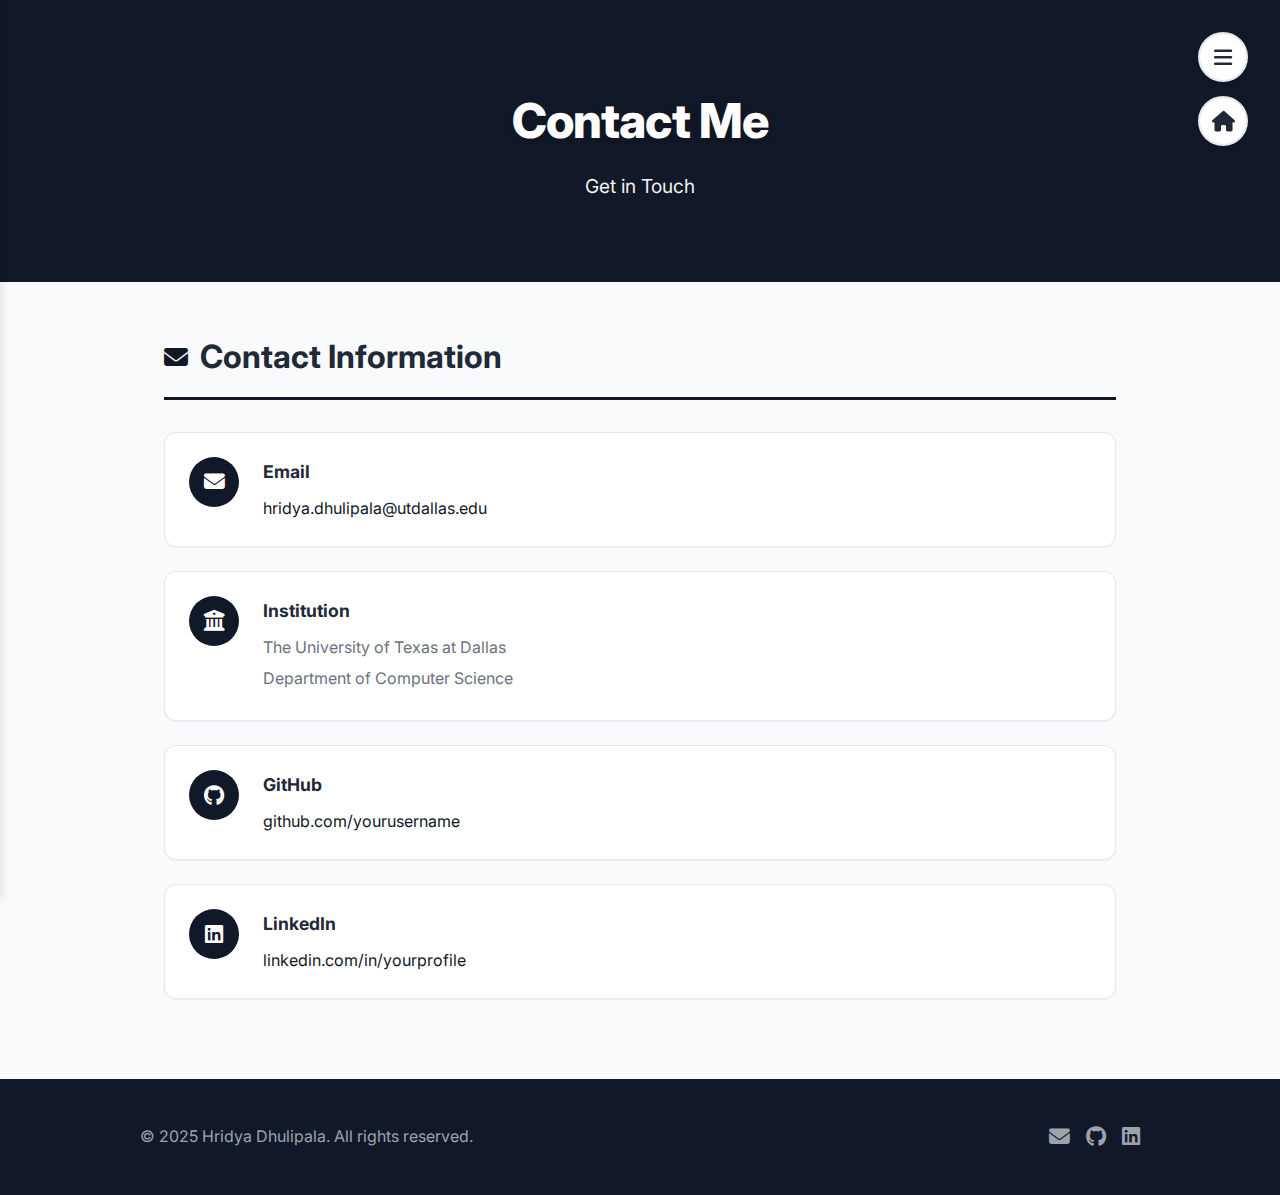
<file: contact.html>
<!DOCTYPE html>
<html lang="en">
<head>
  <meta charset="UTF-8">
  <title>Contact | Hridya Dhulipala</title>
  <meta name="viewport" content="width=device-width, initial-scale=1.0">
  <link rel="stylesheet" href="style.css">
  <link href="https://fonts.googleapis.com/css2?family=Inter:wght@300;400;500;600;700;800&display=swap" rel="stylesheet">
  <link rel="stylesheet" href="https://cdnjs.cloudflare.com/ajax/libs/font-awesome/6.4.0/css/all.min.css">
</head>

<body>

<div class="layout-container">
  <div class="menu-toggle" aria-label="Toggle Menu">
    <i class="fas fa-bars"></i>
  </div>
  <a href="index.html" class="home-button" aria-label="Home">
    <i class="fas fa-home"></i>
  </a>
  <nav class="sidebar">
    <a href="index.html" class="sidebar-logo">Hridya Dhulipala</a>
    <ul class="sidebar-menu">
      <li><a href="index.html" class="sidebar-link">About</a></li>
      <li><a href="publications.html" class="sidebar-link">Publications</a></li>
      <li><a href="experience.html" class="sidebar-link">Experience</a></li>
      <li><a href="education.html" class="sidebar-link">Education</a></li>
      <li><a href="skills.html" class="sidebar-link">Skills</a></li>
      <li><a href="contact.html" class="sidebar-link active">Contact</a></li>
    </ul>
  </nav>

  <main class="main-content">
    <header>
      <div class="header-content">
        <div class="profile-section">
          <h1>Contact Me</h1>
          <p class="subtitle">Get in Touch</p>
        </div>
      </div>
    </header>

    <section>
      <h2><i class="fas fa-envelope"></i> Contact Information</h2>
      <div class="contact-info">
        <div class="contact-item">
          <div class="contact-icon">
            <i class="fas fa-envelope"></i>
          </div>
          <div class="contact-details">
            <h3>Email</h3>
            <a href="mailto:hridya.dhulipala@utdallas.edu">hridya.dhulipala@utdallas.edu</a>
          </div>
        </div>
        <div class="contact-item">
          <div class="contact-icon">
            <i class="fas fa-university"></i>
          </div>
          <div class="contact-details">
            <h3>Institution</h3>
            <p>The University of Texas at Dallas</p>
            <p>Department of Computer Science</p>
          </div>
        </div>
        <div class="contact-item">
          <div class="contact-icon">
            <i class="fab fa-github"></i>
          </div>
          <div class="contact-details">
            <h3>GitHub</h3>
            <a href="https://github.com/yourusername" target="_blank" rel="noopener">github.com/yourusername</a>
          </div>
        </div>
        <div class="contact-item">
          <div class="contact-icon">
            <i class="fab fa-linkedin"></i>
          </div>
          <div class="contact-details">
            <h3>LinkedIn</h3>
            <a href="https://linkedin.com/in/yourprofile" target="_blank" rel="noopener">linkedin.com/in/yourprofile</a>
          </div>
        </div>
      </div>
    </section>

    <footer>
      <div class="footer-content">
        <p>&copy; 2025 Hridya Dhulipala. All rights reserved.</p>
        <div class="footer-links">
          <a href="mailto:hridya.dhulipala@utdallas.edu" aria-label="Email">
            <i class="fas fa-envelope"></i>
          </a>
          <a href="https://github.com/yourusername" aria-label="GitHub" target="_blank" rel="noopener">
            <i class="fab fa-github"></i>
          </a>
          <a href="https://linkedin.com/in/yourprofile" aria-label="LinkedIn" target="_blank" rel="noopener">
            <i class="fab fa-linkedin"></i>
          </a>
        </div>
      </div>
    </footer>

  </main>
</div>

<script>
  // Set active link based on current page
  const currentPage = window.location.pathname.split('/').pop() || 'index.html';
  document.querySelectorAll('.sidebar-link').forEach(link => {
    if (link.getAttribute('href') === currentPage) {
      link.classList.add('active');
    } else {
      link.classList.remove('active');
    }
  });

  // Handle sidebar hover behavior
  const menuToggle = document.querySelector('.menu-toggle');
  const sidebar = document.querySelector('.sidebar');
  const mainContent = document.querySelector('.main-content');

  let sidebarTimeout;

  function showSidebar() {
    clearTimeout(sidebarTimeout);
    sidebar.style.transform = 'translateX(0)';
    mainContent.style.marginLeft = '280px';
  }

  function hideSidebar() {
    sidebarTimeout = setTimeout(() => {
      sidebar.style.transform = 'translateX(-100%)';
      mainContent.style.marginLeft = '0';
    }, 300);
  }

  menuToggle.addEventListener('mouseenter', showSidebar);
  sidebar.addEventListener('mouseenter', showSidebar);
  sidebar.addEventListener('mouseleave', hideSidebar);
  menuToggle.addEventListener('mouseleave', () => {
    // Only hide if not hovering over sidebar
    if (!sidebar.matches(':hover')) {
      hideSidebar();
    }
  });
</script>

</body>
</html>
</file>
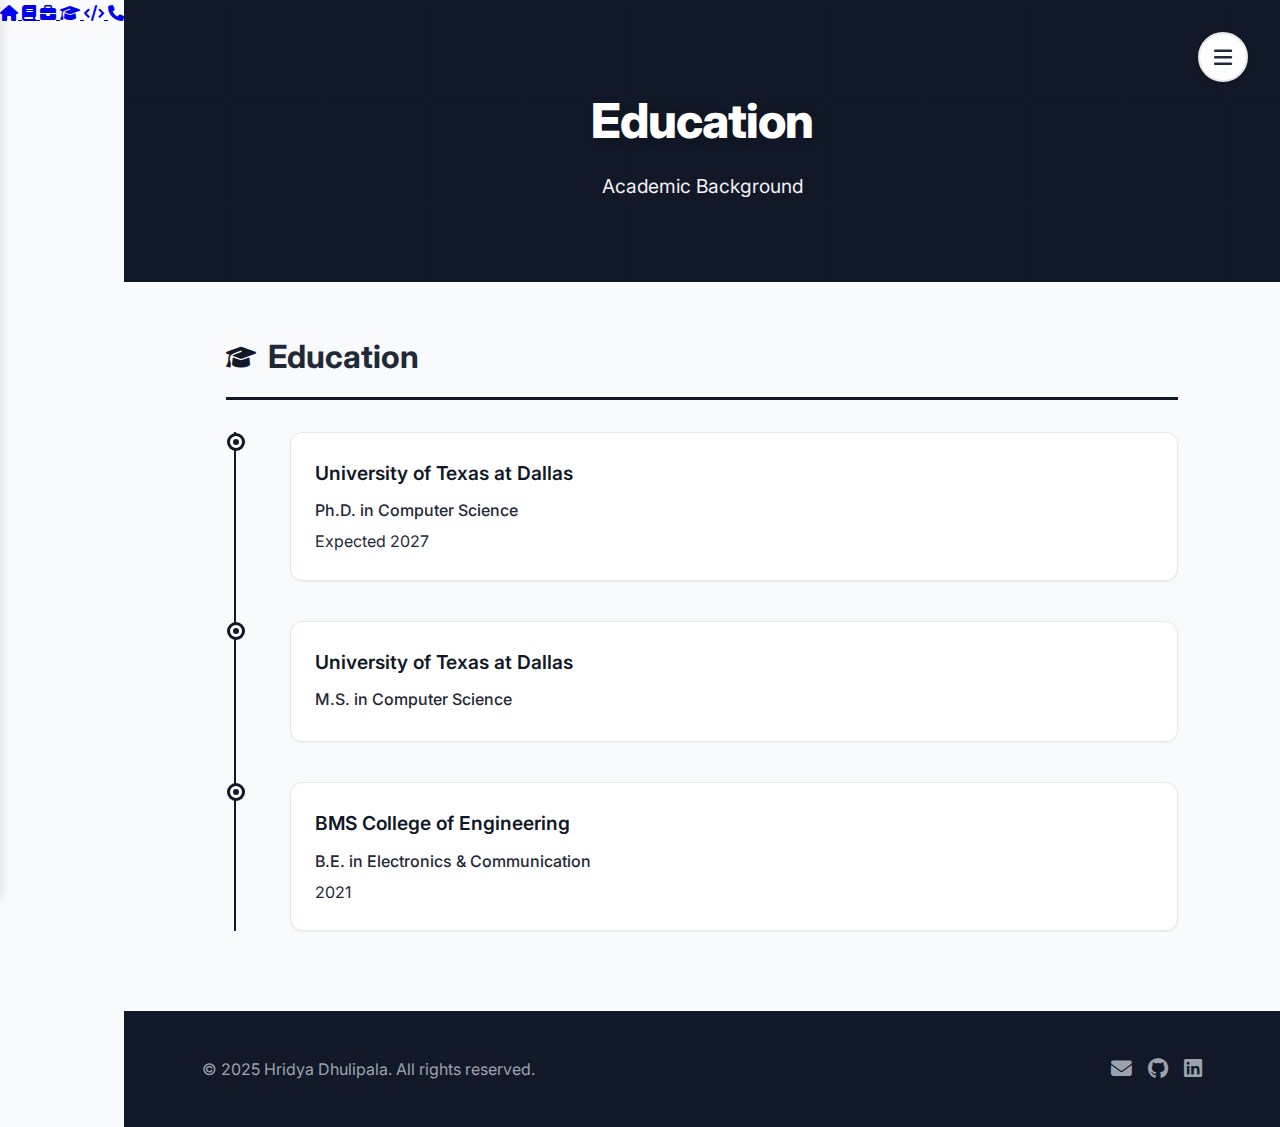
<file: education.html>
<!DOCTYPE html>
<html lang="en">
<head>
  <meta charset="UTF-8">
  <title>Education | Hridya Dhulipala</title>
  <meta name="viewport" content="width=device-width, initial-scale=1.0">
  <link rel="stylesheet" href="style.css">
  <link href="https://fonts.googleapis.com/css2?family=Inter:wght@300;400;500;600;700;800&display=swap" rel="stylesheet">
  <link rel="stylesheet" href="https://cdnjs.cloudflare.com/ajax/libs/font-awesome/6.4.0/css/all.min.css">
</head>

<body>
<script>
  // Immediately check for transition state and prepare for slide-in
  (function() {
    if (sessionStorage.getItem('isTransitioning') === 'true') {
      document.body.classList.add('page-loading');
      // Set background immediately to prevent white flash
      document.body.style.background = '#f9fafb';
      document.body.style.backgroundColor = '#f9fafb';
    }
  })();
</script>

<div class="layout-container">
  <div class="top-nav-buttons">
    <div class="menu-toggle" aria-label="Toggle Menu">
      <i class="fas fa-bars"></i>
    </div>
    <a href="index.html" class="nav-icon-btn" aria-label="Home" title="Home">
      <i class="fas fa-home"></i>
    </a>
    <a href="publications.html" class="nav-icon-btn" aria-label="Publications" title="Publications">
      <i class="fas fa-book"></i>
    </a>
    <a href="experience.html" class="nav-icon-btn" aria-label="Experience" title="Experience">
      <i class="fas fa-briefcase"></i>
    </a>
    <a href="education.html" class="nav-icon-btn active-nav" aria-label="Education" title="Education">
      <i class="fas fa-graduation-cap"></i>
    </a>
    <a href="skills.html" class="nav-icon-btn" aria-label="Skills" title="Skills">
      <i class="fas fa-code"></i>
    </a>
    <a href="contact.html" class="nav-icon-btn" aria-label="Contact" title="Contact">
      <i class="fas fa-phone"></i>
    </a>
  </div>
  <nav class="sidebar">
    <a href="index.html" class="sidebar-logo">Hridya Dhulipala</a>
    <ul class="sidebar-menu">
      <li><a href="index.html" class="sidebar-link">About</a></li>
      <li><a href="publications.html" class="sidebar-link">Publications</a></li>
      <li><a href="experience.html" class="sidebar-link">Experience</a></li>
      <li><a href="education.html" class="sidebar-link active">Education</a></li>
      <li><a href="skills.html" class="sidebar-link">Skills</a></li>
      <li><a href="contact.html" class="sidebar-link">Contact</a></li>
    </ul>
  </nav>

  <main class="main-content">
    <header>
  <div class="header-content">
    <div class="profile-section">
      <h1>Education</h1>
      <p class="subtitle">Academic Background</p>
    </div>
  </div>
</header>

    <section>
  <h2><i class="fas fa-graduation-cap"></i> Education</h2>
  <div class="timeline">
    <div class="timeline-item">
      <div class="timeline-marker"></div>
      <div class="timeline-content">
        <h3>University of Texas at Dallas</h3>
        <p class="degree">Ph.D. in Computer Science</p>
        <p class="date">Expected 2027</p>
      </div>
    </div>
    <div class="timeline-item">
      <div class="timeline-marker"></div>
      <div class="timeline-content">
        <h3>University of Texas at Dallas</h3>
        <p class="degree">M.S. in Computer Science</p>
      </div>
    </div>
    <div class="timeline-item">
      <div class="timeline-marker"></div>
      <div class="timeline-content">
        <h3>BMS College of Engineering</h3>
        <p class="degree">B.E. in Electronics & Communication</p>
        <p class="date">2021</p>
      </div>
    </div>
  </div>
</section>

    <footer>
  <div class="footer-content">
    <p>&copy; 2025 Hridya Dhulipala. All rights reserved.</p>
    <div class="footer-links">
      <a href="mailto:hridya.dhulipala@utdallas.edu" aria-label="Email">
        <i class="fas fa-envelope"></i>
      </a>
      <a href="https://github.com/yourusername" aria-label="GitHub" target="_blank" rel="noopener">
        <i class="fab fa-github"></i>
      </a>
      <a href="https://linkedin.com/in/yourprofile" aria-label="LinkedIn" target="_blank" rel="noopener">
        <i class="fab fa-linkedin"></i>
      </a>
    </div>
  </div>
</footer>

  </main>
</div>

<script>
  // Set active link based on current page
  const currentPage = window.location.pathname.split('/').pop() || 'index.html';
  document.querySelectorAll('.sidebar-link').forEach(link => {
    if (link.getAttribute('href') === currentPage) {
      link.classList.add('active');
    } else {
      link.classList.remove('active');
    }
  });

  // Handle sidebar hover behavior
  const menuToggle = document.querySelector('.menu-toggle');
  const sidebar = document.querySelector('.sidebar');
  const mainContent = document.querySelector('.main-content');

  let sidebarTimeout;

  function showSidebar() {
    clearTimeout(sidebarTimeout);
    sidebar.style.transform = 'translateX(0)';
    mainContent.style.marginLeft = '280px';
  }

  function hideSidebar() {
    sidebarTimeout = setTimeout(() => {
      sidebar.style.transform = 'translateX(-100%)';
      mainContent.style.marginLeft = '0';
    }, 300);
  }

  menuToggle.addEventListener('mouseenter', showSidebar);
  sidebar.addEventListener('mouseenter', showSidebar);
  sidebar.addEventListener('mouseleave', hideSidebar);
  menuToggle.addEventListener('mouseleave', () => {
    // Only hide if not hovering over sidebar
    if (!sidebar.matches(':hover')) {
      hideSidebar();
    }
  });

  // Page transition on navigation
  function handlePageTransition(e) {
    const link = e.currentTarget;
    const href = link.getAttribute('href');
    
    // Only handle internal navigation (not external links or anchors)
    if (href && !href.startsWith('http') && !href.startsWith('#') && !href.startsWith('mailto:')) {
      e.preventDefault();
      
      // Mark that we're transitioning
      sessionStorage.setItem('isTransitioning', 'true');
      
      // Prevent body scroll during transition
      document.body.classList.add('transitioning');
      
      // Add transition class to main content
      mainContent.classList.add('transitioning-out');
      
      // Navigate after fade-out animation completes
      setTimeout(() => {
        window.location.href = href;
      }, 500);
    }
  }

  // Add transition to all navigation links
  document.querySelectorAll('.sidebar-link, .nav-icon-btn').forEach(link => {
    link.addEventListener('click', handlePageTransition);
  });

  // Check if we're coming from a transition and start with fade-in immediately
  if (sessionStorage.getItem('isTransitioning') === 'true') {
    sessionStorage.removeItem('isTransitioning');
    const mainContent = document.querySelector('.main-content');
    // Start animation immediately - no delay
    if (mainContent) {
      mainContent.classList.add('animate-in');
      // Remove page-loading class to allow animation
      setTimeout(() => {
        document.body.classList.remove('page-loading');
      }, 10);
    } else {
      // If mainContent not ready, wait for it
      const observer = new MutationObserver(() => {
        const mc = document.querySelector('.main-content');
        if (mc) {
          mc.classList.add('animate-in');
          setTimeout(() => {
            document.body.classList.remove('page-loading');
          }, 10);
          observer.disconnect();
        }
      });
      observer.observe(document.body, { childList: true, subtree: true });
    }
  }
</script>

</body>
</html>
</file>
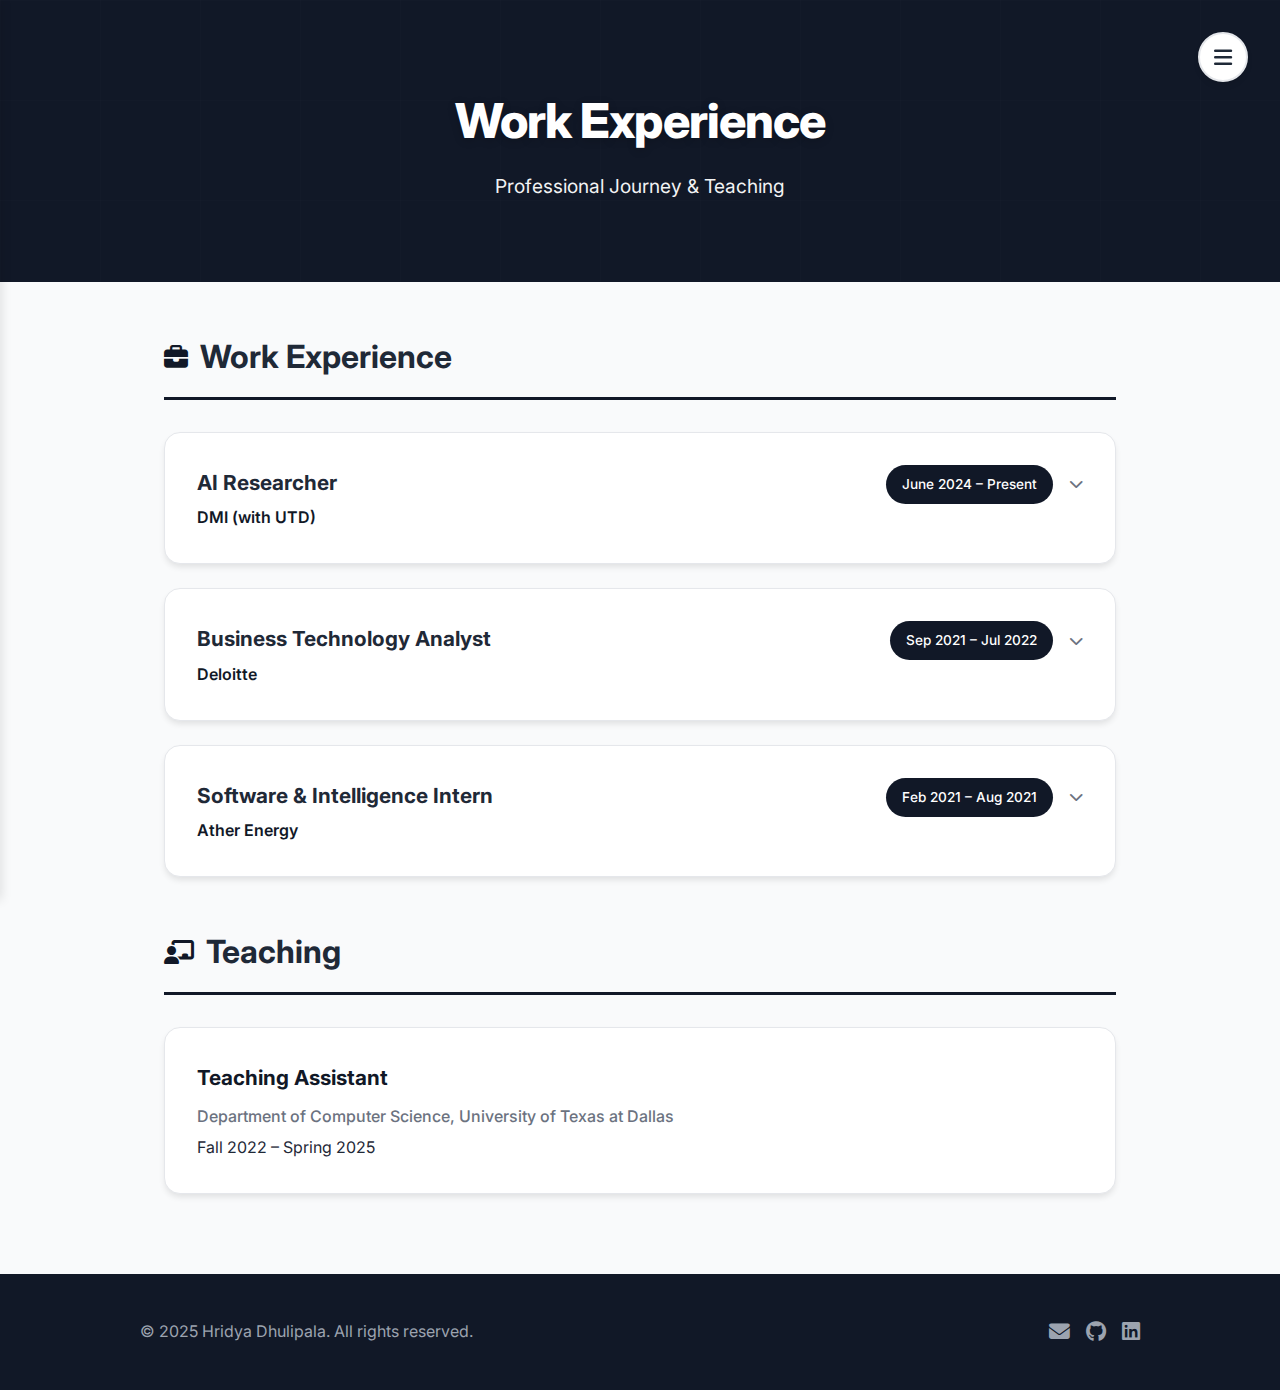
<file: experience.html>
<!DOCTYPE html>
<html lang="en">
<head>
  <meta charset="UTF-8">
  <title>Experience | Hridya Dhulipala</title>
  <meta name="viewport" content="width=device-width, initial-scale=1.0">
  <link rel="stylesheet" href="style.css">
  <link href="https://fonts.googleapis.com/css2?family=Inter:wght@300;400;500;600;700;800&display=swap" rel="stylesheet">
  <link rel="stylesheet" href="https://cdnjs.cloudflare.com/ajax/libs/font-awesome/6.4.0/css/all.min.css">
</head>

<body>

<div class="layout-container">
  <div class="menu-toggle" aria-label="Toggle Menu">
    <i class="fas fa-bars"></i>
  </div>
  <nav class="sidebar">
    <a href="index.html" class="sidebar-logo">Hridya Dhulipala</a>
    <ul class="sidebar-menu">
      <li><a href="index.html" class="sidebar-link">About</a></li>
      <li><a href="publications.html" class="sidebar-link">Publications</a></li>
      <li><a href="experience.html" class="sidebar-link active">Experience</a></li>
      <li><a href="education.html" class="sidebar-link">Education</a></li>
      <li><a href="skills.html" class="sidebar-link">Skills</a></li>
    </ul>
  </nav>

  <main class="main-content">
    <header>
  <div class="header-content">
    <div class="profile-section">
      <h1>Work Experience</h1>
      <p class="subtitle">Professional Journey & Teaching</p>
    </div>
  </div>
</header>

    <section>
  <h2><i class="fas fa-briefcase"></i> Work Experience</h2>

  <div class="card expandable-card">
    <div class="card-header clickable-header">
      <div>
        <h3>AI Researcher</h3>
        <p class="company">DMI (with UTD)</p>
      </div>
      <div style="display: flex; align-items: center; gap: 1rem;">
        <span class="date-badge">June 2024 – Present</span>
        <i class="fas fa-chevron-down expand-icon"></i>
      </div>
    </div>
    <div class="card-content">
      <ul class="card-list">
        <li><i class="fas fa-check-circle"></i> Co-invented an Enhanced Retrieval-Augmented Generation framework (Patent Pending)</li>
        <li><i class="fas fa-check-circle"></i> Built NLP-based compliance automation reducing review time by 80%</li>
        <li><i class="fas fa-check-circle"></i> Developed AI-assisted Angular code migration pipelines</li>
      </ul>
    </div>
  </div>

  <div class="card expandable-card">
    <div class="card-header clickable-header">
      <div>
        <h3>Business Technology Analyst</h3>
        <p class="company">Deloitte</p>
      </div>
      <div style="display: flex; align-items: center; gap: 1rem;">
        <span class="date-badge">Sep 2021 – Jul 2022</span>
        <i class="fas fa-chevron-down expand-icon"></i>
      </div>
    </div>
    <div class="card-content">
      <ul class="card-list">
        <li><i class="fas fa-check-circle"></i> Built enterprise microsites using Angular, Java, HTML, CSS</li>
        <li><i class="fas fa-check-circle"></i> Developed scalable backend systems in Java</li>
        <li><i class="fas fa-check-circle"></i> Strengthened quality assurance with JUnit testing</li>
      </ul>
    </div>
  </div>

  <div class="card expandable-card">
    <div class="card-header clickable-header">
      <div>
        <h3>Software & Intelligence Intern</h3>
        <p class="company">Ather Energy</p>
      </div>
      <div style="display: flex; align-items: center; gap: 1rem;">
        <span class="date-badge">Feb 2021 – Aug 2021</span>
        <i class="fas fa-chevron-down expand-icon"></i>
      </div>
    </div>
    <div class="card-content">
      <ul class="card-list">
        <li><i class="fas fa-check-circle"></i> Designed full-stack web applications using Node.js</li>
        <li><i class="fas fa-check-circle"></i> Built responsive, performance-optimized UI components</li>
      </ul>
    </div>
  </div>
</section>

<section>
  <h2><i class="fas fa-chalkboard-teacher"></i> Teaching</h2>
  <div class="content-box">
    <h3>Teaching Assistant</h3>
    <p class="institution">Department of Computer Science, University of Texas at Dallas</p>
    <p class="date">Fall 2022 – Spring 2025</p>
  </div>
</section>

    <footer>
  <div class="footer-content">
    <p>&copy; 2025 Hridya Dhulipala. All rights reserved.</p>
    <div class="footer-links">
      <a href="mailto:hridya.dhulipala@utdallas.edu" aria-label="Email">
        <i class="fas fa-envelope"></i>
      </a>
      <a href="https://github.com/yourusername" aria-label="GitHub" target="_blank" rel="noopener">
        <i class="fab fa-github"></i>
      </a>
      <a href="https://linkedin.com/in/yourprofile" aria-label="LinkedIn" target="_blank" rel="noopener">
        <i class="fab fa-linkedin"></i>
      </a>
    </div>
  </div>
</footer>

  </main>
</div>

<script>
  // Set active link based on current page
  const currentPage = window.location.pathname.split('/').pop() || 'index.html';
  document.querySelectorAll('.sidebar-link').forEach(link => {
    if (link.getAttribute('href') === currentPage) {
      link.classList.add('active');
    } else {
      link.classList.remove('active');
    }
  });

  // Handle sidebar hover behavior
  const menuToggle = document.querySelector('.menu-toggle');
  const sidebar = document.querySelector('.sidebar');
  const mainContent = document.querySelector('.main-content');

  let sidebarTimeout;

  function showSidebar() {
    clearTimeout(sidebarTimeout);
    sidebar.style.transform = 'translateX(0)';
    mainContent.style.marginLeft = '280px';
  }

  function hideSidebar() {
    sidebarTimeout = setTimeout(() => {
      sidebar.style.transform = 'translateX(-100%)';
      mainContent.style.marginLeft = '0';
    }, 300);
  }

  menuToggle.addEventListener('mouseenter', showSidebar);
  sidebar.addEventListener('mouseenter', showSidebar);
  sidebar.addEventListener('mouseleave', hideSidebar);
  menuToggle.addEventListener('mouseleave', () => {
    // Only hide if not hovering over sidebar
    if (!sidebar.matches(':hover')) {
      hideSidebar();
    }
  });

  // Handle expandable job cards
  document.querySelectorAll('.expandable-card').forEach(card => {
    const header = card.querySelector('.clickable-header');
    header.addEventListener('click', () => {
      card.classList.toggle('expanded');
    });
  });
</script>

</body>
</html>
</file>
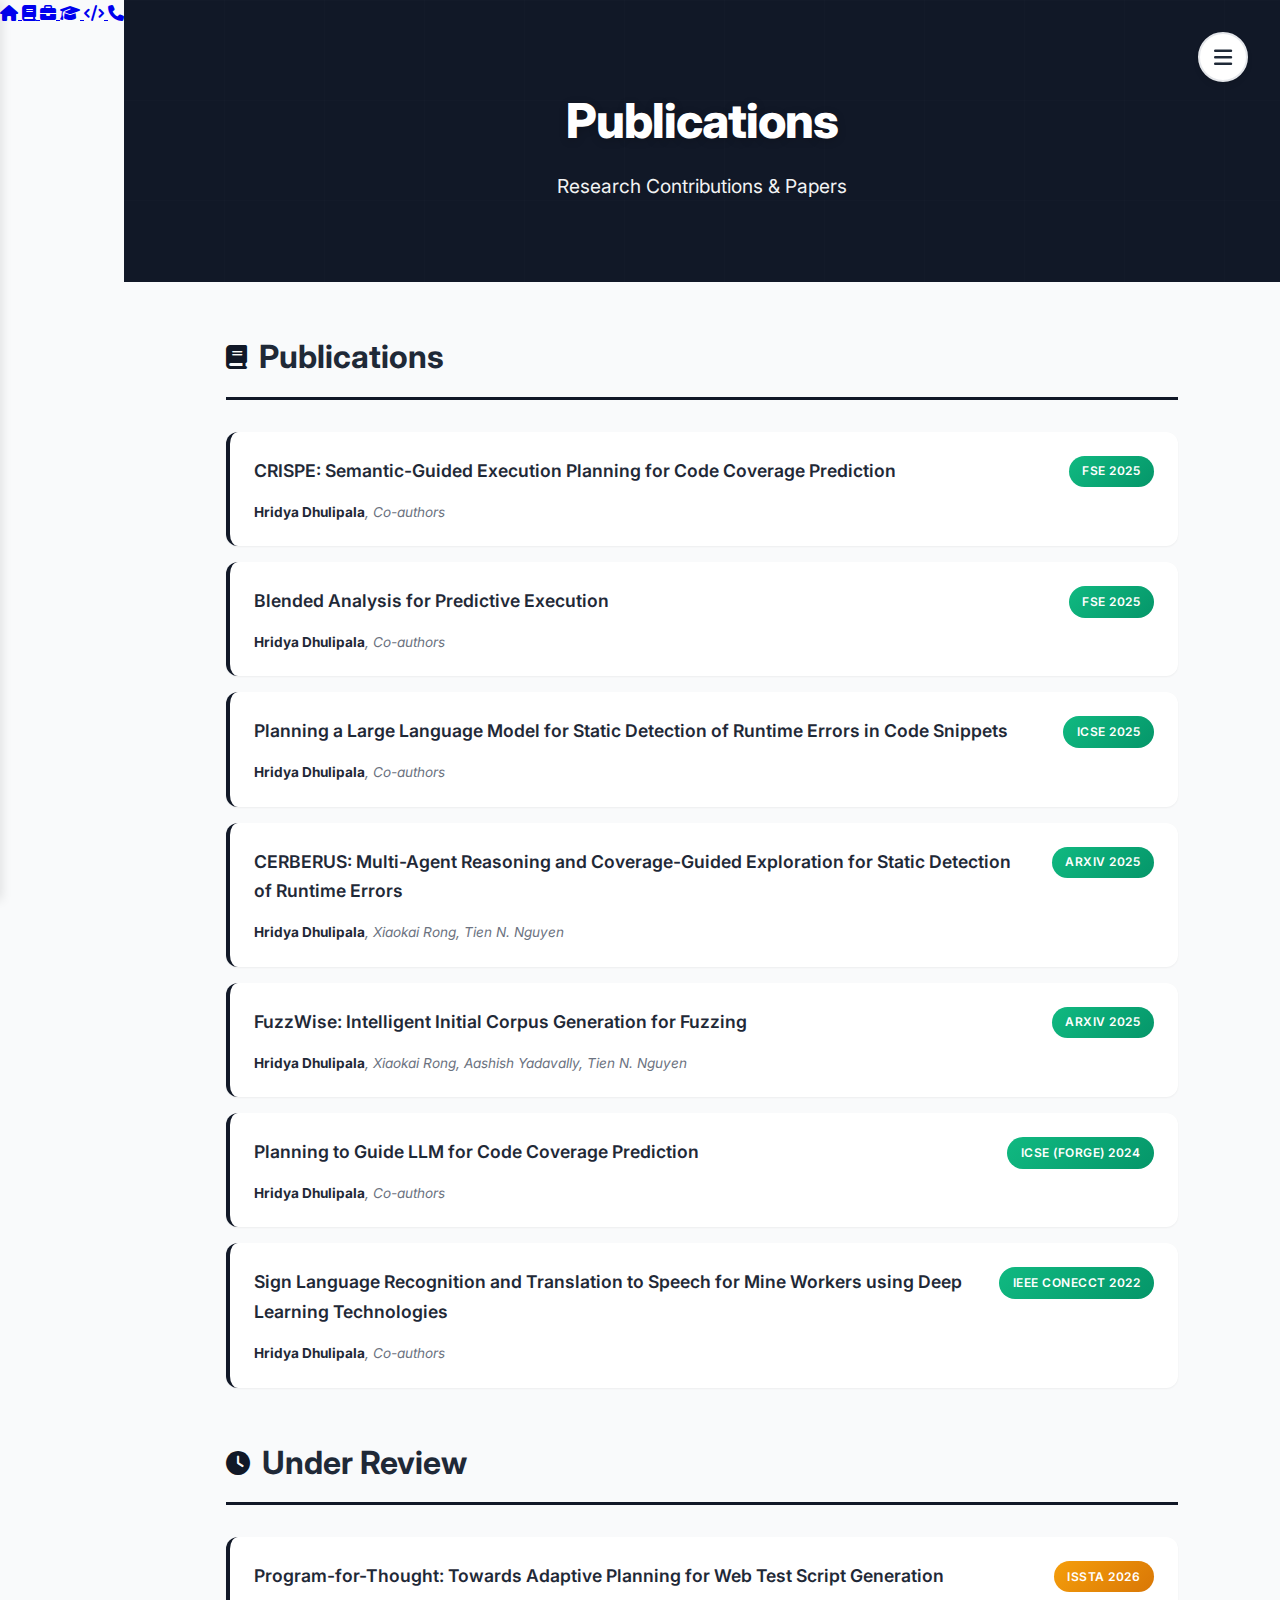
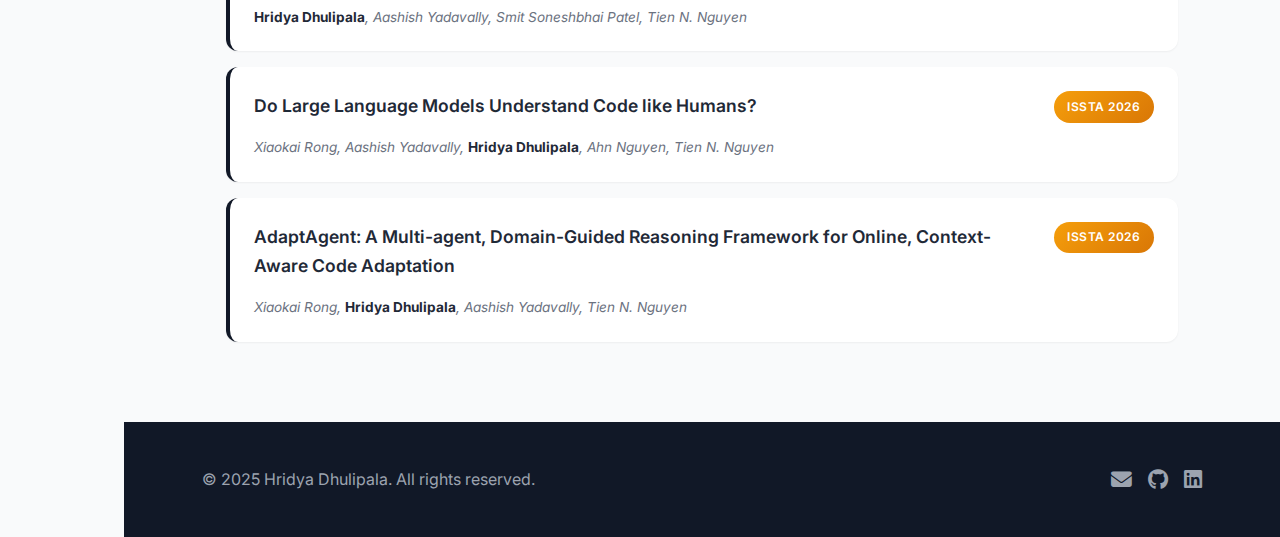
<file: publications.html>
<!DOCTYPE html>
<html lang="en">
<head>
  <meta charset="UTF-8">
  <title>Publications | Hridya Dhulipala</title>
  <meta name="viewport" content="width=device-width, initial-scale=1.0">
  <link rel="stylesheet" href="style.css">
  <link href="https://fonts.googleapis.com/css2?family=Inter:wght@300;400;500;600;700;800&display=swap" rel="stylesheet">
  <link rel="stylesheet" href="https://cdnjs.cloudflare.com/ajax/libs/font-awesome/6.4.0/css/all.min.css">
</head>

<body>

<div class="layout-container">
  <div class="top-nav-buttons">
    <div class="menu-toggle" aria-label="Toggle Menu">
      <i class="fas fa-bars"></i>
    </div>
    <a href="index.html" class="nav-icon-btn" aria-label="Home" title="Home">
      <i class="fas fa-home"></i>
    </a>
    <a href="publications.html" class="nav-icon-btn active-nav" aria-label="Publications" title="Publications">
      <i class="fas fa-book"></i>
    </a>
    <a href="experience.html" class="nav-icon-btn" aria-label="Experience" title="Experience">
      <i class="fas fa-briefcase"></i>
    </a>
    <a href="education.html" class="nav-icon-btn" aria-label="Education" title="Education">
      <i class="fas fa-graduation-cap"></i>
    </a>
    <a href="skills.html" class="nav-icon-btn" aria-label="Skills" title="Skills">
      <i class="fas fa-code"></i>
    </a>
    <a href="contact.html" class="nav-icon-btn" aria-label="Contact" title="Contact">
      <i class="fas fa-phone"></i>
    </a>
  </div>
  <nav class="sidebar">
    <a href="index.html" class="sidebar-logo">Hridya Dhulipala</a>
    <ul class="sidebar-menu">
      <li><a href="index.html" class="sidebar-link">About</a></li>
      <li><a href="publications.html" class="sidebar-link active">Publications</a></li>
      <li><a href="experience.html" class="sidebar-link">Experience</a></li>
      <li><a href="education.html" class="sidebar-link">Education</a></li>
      <li><a href="skills.html" class="sidebar-link">Skills</a></li>
      <li><a href="contact.html" class="sidebar-link">Contact</a></li>
    </ul>
  </nav>

  <main class="main-content">
    <header>
  <div class="header-content">
    <div class="profile-section">
      <h1>Publications</h1>
      <p class="subtitle">Research Contributions & Papers</p>
    </div>
  </div>
</header>

    <section>
  <h2><i class="fas fa-book"></i> Publications</h2>
  <div class="papers">
    <div class="paper-item">
      <div class="paper-title-row">
        <h3><a href="https://dl.acm.org/doi/10.1145/3729401" target="_blank" rel="noopener" class="paper-link">CRISPE: Semantic-Guided Execution Planning for Code Coverage Prediction</a></h3>
        <span class="paper-badge accepted">FSE 2025</span>
      </div>
      <p class="paper-authors"><strong>Hridya Dhulipala</strong>, Co-authors</p>
    </div>
    <div class="paper-item">
      <div class="paper-title-row">
        <h3><a href="https://dl.acm.org/doi/abs/10.1145/3729402" target="_blank" rel="noopener" class="paper-link">Blended Analysis for Predictive Execution</a></h3>
        <span class="paper-badge accepted">FSE 2025</span>
      </div>
      <p class="paper-authors"><strong>Hridya Dhulipala</strong>, Co-authors</p>
    </div>
    <div class="paper-item">
      <div class="paper-title-row">
        <h3><a href="https://ieeexplore.ieee.org/document/11029953" target="_blank" rel="noopener" class="paper-link">Planning a Large Language Model for Static Detection of Runtime Errors in Code Snippets</a></h3>
        <span class="paper-badge accepted">ICSE 2025</span>
      </div>
      <p class="paper-authors"><strong>Hridya Dhulipala</strong>, Co-authors</p>
    </div>
    <div class="paper-item">
      <div class="paper-title-row">
        <h3><a href="https://www.arxiv.org/abs/2512.21431" target="_blank" rel="noopener" class="paper-link">CERBERUS: Multi-Agent Reasoning and Coverage-Guided Exploration for Static Detection of Runtime Errors</a></h3>
        <span class="paper-badge accepted">arXiv 2025</span>
      </div>
      <p class="paper-authors"><strong>Hridya Dhulipala</strong>, Xiaokai Rong, Tien N. Nguyen</p>
    </div>
    <div class="paper-item">
      <div class="paper-title-row">
        <h3><a href="https://arxiv.org/abs/2512.21440" target="_blank" rel="noopener" class="paper-link">FuzzWise: Intelligent Initial Corpus Generation for Fuzzing</a></h3>
        <span class="paper-badge accepted">arXiv 2025</span>
      </div>
      <p class="paper-authors"><strong>Hridya Dhulipala</strong>, Xiaokai Rong, Aashish Yadavally, Tien N. Nguyen</p>
    </div>
    <div class="paper-item">
      <div class="paper-title-row">
        <h3><a href="https://dl.acm.org/doi/abs/10.1145/3650105.3652292" target="_blank" rel="noopener" class="paper-link">Planning to Guide LLM for Code Coverage Prediction</a></h3>
        <span class="paper-badge accepted">ICSE (FORGE) 2024</span>
      </div>
      <p class="paper-authors"><strong>Hridya Dhulipala</strong>, Co-authors</p>
    </div>
    <div class="paper-item">
      <div class="paper-title-row">
        <h3><a href="https://ieeexplore.ieee.org/document/9865741" target="_blank" rel="noopener" class="paper-link">Sign Language Recognition and Translation to Speech for Mine Workers using Deep Learning Technologies</a></h3>
        <span class="paper-badge accepted">IEEE CONECCT 2022</span>
      </div>
      <p class="paper-authors"><strong>Hridya Dhulipala</strong>, Co-authors</p>
    </div>
  </div>
</section>

    <section>
  <h2><i class="fas fa-clock"></i> Under Review</h2>
  <div class="papers">
    <div class="paper-item">
      <div class="paper-title-row">
        <h3><a href="#" target="_blank" rel="noopener" class="paper-link">Program-for-Thought: Towards Adaptive Planning for Web Test Script Generation</a></h3>
        <span class="paper-badge review">ISSTA 2026</span>
      </div>
      <p class="paper-authors"><strong>Hridya Dhulipala</strong>, Aashish Yadavally, Smit Soneshbhai Patel, Tien N. Nguyen</p>
    </div>
    <div class="paper-item">
      <div class="paper-title-row">
        <h3><a href="#" target="_blank" rel="noopener" class="paper-link">Do Large Language Models Understand Code like Humans?</a></h3>
        <span class="paper-badge review">ISSTA 2026</span>
      </div>
      <p class="paper-authors">Xiaokai Rong, Aashish Yadavally, <strong>Hridya Dhulipala</strong>, Ahn Nguyen, Tien N. Nguyen</p>
    </div>
    <div class="paper-item">
      <div class="paper-title-row">
        <h3><a href="#" target="_blank" rel="noopener" class="paper-link">AdaptAgent: A Multi-agent, Domain-Guided Reasoning Framework for Online, Context-Aware Code Adaptation</a></h3>
        <span class="paper-badge review">ISSTA 2026</span>
      </div>
      <p class="paper-authors">Xiaokai Rong, <strong>Hridya Dhulipala</strong>, Aashish Yadavally, Tien N. Nguyen</p>
    </div>
  </div>
</section>

    <footer>
  <div class="footer-content">
    <p>&copy; 2025 Hridya Dhulipala. All rights reserved.</p>
    <div class="footer-links">
      <a href="mailto:hridya.dhulipala@utdallas.edu" aria-label="Email">
        <i class="fas fa-envelope"></i>
      </a>
      <a href="https://github.com/yourusername" aria-label="GitHub" target="_blank" rel="noopener">
        <i class="fab fa-github"></i>
      </a>
      <a href="https://linkedin.com/in/yourprofile" aria-label="LinkedIn" target="_blank" rel="noopener">
        <i class="fab fa-linkedin"></i>
      </a>
    </div>
  </div>
</footer>

  </main>
</div>

<script>
  // Set active link based on current page
  const currentPage = window.location.pathname.split('/').pop() || 'index.html';
  document.querySelectorAll('.sidebar-link').forEach(link => {
    if (link.getAttribute('href') === currentPage) {
      link.classList.add('active');
    } else {
      link.classList.remove('active');
    }
  });

  // Handle sidebar hover behavior
  const menuToggle = document.querySelector('.menu-toggle');
  const sidebar = document.querySelector('.sidebar');
  const mainContent = document.querySelector('.main-content');

  let sidebarTimeout;

  function showSidebar() {
    clearTimeout(sidebarTimeout);
    sidebar.style.transform = 'translateX(0)';
    mainContent.style.marginLeft = '280px';
  }

  function hideSidebar() {
    sidebarTimeout = setTimeout(() => {
      sidebar.style.transform = 'translateX(-100%)';
      mainContent.style.marginLeft = '0';
    }, 300);
  }

  menuToggle.addEventListener('mouseenter', showSidebar);
  sidebar.addEventListener('mouseenter', showSidebar);
  sidebar.addEventListener('mouseleave', hideSidebar);
  menuToggle.addEventListener('mouseleave', () => {
    // Only hide if not hovering over sidebar
    if (!sidebar.matches(':hover')) {
      hideSidebar();
    }
  });

  // Page transition on navigation
  function handlePageTransition(e) {
    const link = e.currentTarget;
    const href = link.getAttribute('href');
    
    // Only handle internal navigation (not external links or anchors)
    if (href && !href.startsWith('http') && !href.startsWith('#') && !href.startsWith('mailto:')) {
      e.preventDefault();
      
      // Add transition class to main content
      mainContent.classList.add('transitioning-out');
      
      // Navigate after animation
      setTimeout(() => {
        window.location.href = href;
      }, 400);
    }
  }

  // Add transition to all navigation links
  document.querySelectorAll('.sidebar-link, .nav-icon-btn').forEach(link => {
    link.addEventListener('click', handlePageTransition);
  });
</script>

</body>
</html>
</file>
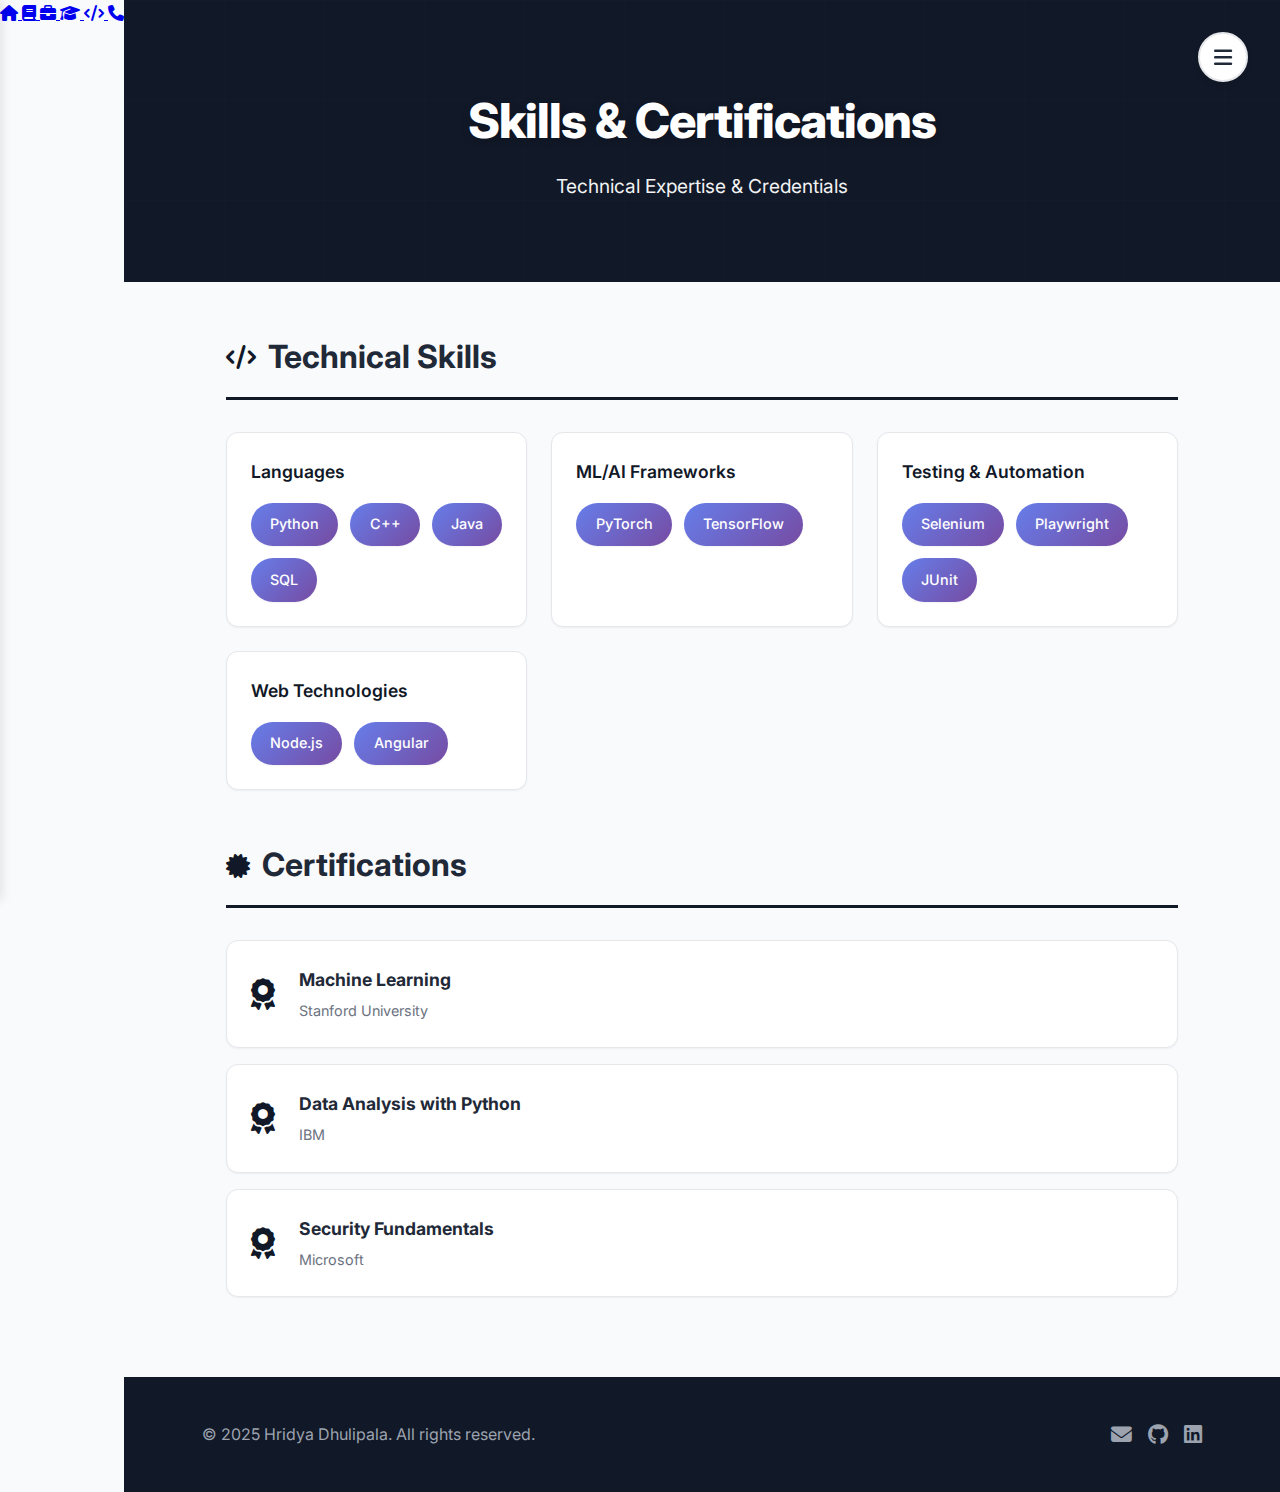
<file: skills.html>
<!DOCTYPE html>
<html lang="en">
<head>
  <meta charset="UTF-8">
  <title>Skills | Hridya Dhulipala</title>
  <meta name="viewport" content="width=device-width, initial-scale=1.0">
  <link rel="stylesheet" href="style.css">
  <link href="https://fonts.googleapis.com/css2?family=Inter:wght@300;400;500;600;700;800&display=swap" rel="stylesheet">
  <link rel="stylesheet" href="https://cdnjs.cloudflare.com/ajax/libs/font-awesome/6.4.0/css/all.min.css">
</head>

<body>
<script>
  // Immediately check for transition state to prevent flash
  (function() {
    if (sessionStorage.getItem('isTransitioning') === 'true') {
      document.body.style.opacity = '0';
      document.body.style.visibility = 'hidden';
    }
  })();
</script>

<div class="layout-container">
  <div class="top-nav-buttons">
    <div class="menu-toggle" aria-label="Toggle Menu">
      <i class="fas fa-bars"></i>
    </div>
    <a href="index.html" class="nav-icon-btn" aria-label="Home" title="Home">
      <i class="fas fa-home"></i>
    </a>
    <a href="publications.html" class="nav-icon-btn" aria-label="Publications" title="Publications">
      <i class="fas fa-book"></i>
    </a>
    <a href="experience.html" class="nav-icon-btn" aria-label="Experience" title="Experience">
      <i class="fas fa-briefcase"></i>
    </a>
    <a href="education.html" class="nav-icon-btn" aria-label="Education" title="Education">
      <i class="fas fa-graduation-cap"></i>
    </a>
    <a href="skills.html" class="nav-icon-btn active-nav" aria-label="Skills" title="Skills">
      <i class="fas fa-code"></i>
    </a>
    <a href="contact.html" class="nav-icon-btn" aria-label="Contact" title="Contact">
      <i class="fas fa-phone"></i>
    </a>
  </div>
  <nav class="sidebar">
    <a href="index.html" class="sidebar-logo">Hridya Dhulipala</a>
    <ul class="sidebar-menu">
      <li><a href="index.html" class="sidebar-link">About</a></li>
      <li><a href="publications.html" class="sidebar-link">Publications</a></li>
      <li><a href="experience.html" class="sidebar-link">Experience</a></li>
      <li><a href="education.html" class="sidebar-link">Education</a></li>
      <li><a href="skills.html" class="sidebar-link active">Skills</a></li>
      <li><a href="contact.html" class="sidebar-link">Contact</a></li>
    </ul>
  </nav>

  <main class="main-content">
    <header>
  <div class="header-content">
    <div class="profile-section">
      <h1>Skills & Certifications</h1>
      <p class="subtitle">Technical Expertise & Credentials</p>
    </div>
  </div>
</header>

    <section>
  <h2><i class="fas fa-code"></i> Technical Skills</h2>
  <div class="skills-grid">
    <div class="skill-category">
      <h4>Languages</h4>
      <ul class="tags">
        <li>Python</li>
        <li>C++</li>
        <li>Java</li>
        <li>SQL</li>
      </ul>
    </div>
    <div class="skill-category">
      <h4>ML/AI Frameworks</h4>
      <ul class="tags">
        <li>PyTorch</li>
        <li>TensorFlow</li>
      </ul>
    </div>
    <div class="skill-category">
      <h4>Testing & Automation</h4>
      <ul class="tags">
        <li>Selenium</li>
        <li>Playwright</li>
        <li>JUnit</li>
      </ul>
    </div>
    <div class="skill-category">
      <h4>Web Technologies</h4>
      <ul class="tags">
        <li>Node.js</li>
        <li>Angular</li>
      </ul>
    </div>
  </div>
</section>

<section>
  <h2><i class="fas fa-certificate"></i> Certifications</h2>
  <div class="certifications">
    <div class="cert-item">
      <i class="fas fa-award"></i>
      <div>
        <h4>Machine Learning</h4>
        <p>Stanford University</p>
      </div>
    </div>
    <div class="cert-item">
      <i class="fas fa-award"></i>
      <div>
        <h4>Data Analysis with Python</h4>
        <p>IBM</p>
      </div>
    </div>
    <div class="cert-item">
      <i class="fas fa-award"></i>
      <div>
        <h4>Security Fundamentals</h4>
        <p>Microsoft</p>
      </div>
    </div>
  </div>
</section>

    <footer>
  <div class="footer-content">
    <p>&copy; 2025 Hridya Dhulipala. All rights reserved.</p>
    <div class="footer-links">
      <a href="mailto:hridya.dhulipala@utdallas.edu" aria-label="Email">
        <i class="fas fa-envelope"></i>
      </a>
      <a href="https://github.com/yourusername" aria-label="GitHub" target="_blank" rel="noopener">
        <i class="fab fa-github"></i>
      </a>
      <a href="https://linkedin.com/in/yourprofile" aria-label="LinkedIn" target="_blank" rel="noopener">
        <i class="fab fa-linkedin"></i>
      </a>
    </div>
  </div>
</footer>

  </main>
</div>

<script>
  // Set active link based on current page
  const currentPage = window.location.pathname.split('/').pop() || 'index.html';
  document.querySelectorAll('.sidebar-link').forEach(link => {
    if (link.getAttribute('href') === currentPage) {
      link.classList.add('active');
    } else {
      link.classList.remove('active');
    }
  });

  // Handle sidebar hover behavior
  const menuToggle = document.querySelector('.menu-toggle');
  const sidebar = document.querySelector('.sidebar');
  const mainContent = document.querySelector('.main-content');

  let sidebarTimeout;

  function showSidebar() {
    clearTimeout(sidebarTimeout);
    sidebar.style.transform = 'translateX(0)';
    mainContent.style.marginLeft = '280px';
  }

  function hideSidebar() {
    sidebarTimeout = setTimeout(() => {
      sidebar.style.transform = 'translateX(-100%)';
      mainContent.style.marginLeft = '0';
    }, 300);
  }

  menuToggle.addEventListener('mouseenter', showSidebar);
  sidebar.addEventListener('mouseenter', showSidebar);
  sidebar.addEventListener('mouseleave', hideSidebar);
  menuToggle.addEventListener('mouseleave', () => {
    // Only hide if not hovering over sidebar
    if (!sidebar.matches(':hover')) {
      hideSidebar();
    }
  });

  // Page transition on navigation
  function handlePageTransition(e) {
    const link = e.currentTarget;
    const href = link.getAttribute('href');
    
    // Only handle internal navigation (not external links or anchors)
    if (href && !href.startsWith('http') && !href.startsWith('#') && !href.startsWith('mailto:')) {
      e.preventDefault();
      
      // Mark that we're transitioning
      sessionStorage.setItem('isTransitioning', 'true');
      
      // Prevent body scroll during transition
      document.body.classList.add('transitioning');
      
      // Add transition class to main content
      mainContent.classList.add('transitioning-out');
      
      // Hide body completely after slide-out to prevent flash
      setTimeout(() => {
        document.body.classList.add('transitioning-out');
        document.body.classList.remove('transitioning');
      }, 450);
      
      // Navigate after animation completes
      setTimeout(() => {
        window.location.href = href;
      }, 500);
    }
  }

  // Add transition to all navigation links
  document.querySelectorAll('.sidebar-link, .nav-icon-btn').forEach(link => {
    link.addEventListener('click', handlePageTransition);
  });

  // Check if we're coming from a transition and start with slide-in
  if (sessionStorage.getItem('isTransitioning') === 'true') {
    sessionStorage.removeItem('isTransitioning');
    // Restore body visibility and remove transition classes
    document.body.style.opacity = '';
    document.body.style.visibility = '';
    document.body.classList.remove('transitioning-out');
    // The slide-in animation is already applied via CSS to .main-content
  }
</script>

</body>
</html>
</file>
<file: style.css>
:root {
  --primary-color: #111827;
  --primary-dark: #111827;
  --secondary-color: #111827;
  --accent-color: #ec4899;
  --text-primary: #1f2937;
  --text-secondary: #6b7280;
  --bg-primary: #ffffff;
  --bg-secondary: #f9fafb;
  --bg-dark: #111827;
  --border-color: #e5e7eb;
  --shadow-sm: 0 1px 2px 0 rgba(0, 0, 0, 0.05);
  --shadow-md: 0 4px 6px -1px rgba(0, 0, 0, 0.1);
  --shadow-lg: 0 10px 15px -3px rgba(0, 0, 0, 0.1);
  --shadow-xl: 0 20px 25px -5px rgba(0, 0, 0, 0.1);
}

* {
  margin: 0;
  padding: 0;
  box-sizing: border-box;
}

html {
  scroll-behavior: smooth;
}

body {
  font-family: 'Inter', -apple-system, BlinkMacSystemFont, 'Segoe UI', sans-serif;
  margin: 0;
  background: #f9fafb;
  color: var(--text-primary);
  line-height: 1.7;
  font-size: 16px;
}

/* Layout Container */
.layout-container {
  display: flex;
  min-height: 100vh;
  position: relative;
}

/* Menu Icon Button */
.menu-toggle {
  position: fixed;
  right: 2rem;
  top: 2rem;
  width: 50px;
  height: 50px;
  background: var(--bg-primary);
  border: 2px solid var(--border-color);
  border-radius: 50%;
  display: flex;
  align-items: center;
  justify-content: center;
  cursor: pointer;
  z-index: 101;
  box-shadow: var(--shadow-md);
  transition: all 0.3s ease;
}

.menu-toggle:hover {
  background: var(--primary-color);
  border-color: var(--primary-color);
  transform: scale(1.1);
  box-shadow: var(--shadow-lg);
}

.menu-toggle i {
  font-size: 1.3rem;
  color: var(--text-primary);
  transition: color 0.3s ease;
}

.menu-toggle:hover i {
  color: white;
}

/* Home Button (on microsites) */
.home-button {
  position: fixed;
  right: 2rem;
  top: 6rem;
  width: 50px;
  height: 50px;
  background: var(--bg-primary);
  border: 2px solid var(--border-color);
  border-radius: 50%;
  display: flex;
  align-items: center;
  justify-content: center;
  cursor: pointer;
  z-index: 101;
  box-shadow: var(--shadow-md);
  transition: all 0.3s ease;
  text-decoration: none;
  color: var(--text-primary);
}

.home-button:hover {
  background: var(--primary-color);
  border-color: var(--primary-color);
  transform: scale(1.1);
  box-shadow: var(--shadow-lg);
  color: white;
}

.home-button i {
  font-size: 1.3rem;
  transition: color 0.3s ease;
}

/* Quick Navigation Buttons (on homepage) */
.quick-nav {
  position: fixed;
  right: 2rem;
  top: 6rem;
  display: flex;
  flex-direction: column;
  gap: 0.75rem;
  z-index: 101;
}

.quick-nav-btn {
  width: 50px;
  height: 50px;
  background: var(--bg-primary);
  border: 2px solid var(--border-color);
  border-radius: 50%;
  display: flex;
  align-items: center;
  justify-content: center;
  cursor: pointer;
  box-shadow: var(--shadow-md);
  transition: all 0.3s ease;
  text-decoration: none;
  color: var(--text-primary);
}

.quick-nav-btn:hover {
  background: var(--primary-color);
  border-color: var(--primary-color);
  transform: scale(1.1);
  box-shadow: var(--shadow-lg);
  color: white;
}

.quick-nav-btn i {
  font-size: 1.2rem;
  transition: color 0.3s ease;
}

/* Sidebar Navigation */
.sidebar {
  width: 280px;
  background: var(--bg-primary);
  padding: 2rem 1.5rem;
  border-right: 1px solid var(--border-color);
  position: fixed;
  height: 100vh;
  overflow-y: auto;
  z-index: 100;
  transform: translateX(-100%);
  transition: transform 0.3s ease;
  box-shadow: 2px 0 10px rgba(0, 0, 0, 0.1);
  left: 0;
  top: 0;
}

/* Sidebar visibility controlled by JavaScript */

.sidebar-logo {
  font-size: 1.4rem;
  font-weight: 700;
  color: var(--primary-color);
  text-decoration: none;
  display: block;
  margin-bottom: 3rem;
  transition: color 0.3s ease;
}

.sidebar-logo:hover {
  color: var(--primary-dark);
}

.sidebar-menu {
  list-style: none;
  padding: 0;
  margin: 0;
}

.sidebar-menu li {
  margin-bottom: 0.5rem;
}

.sidebar-link {
  display: block;
  color: var(--text-secondary);
  text-decoration: none;
  font-weight: 500;
  font-size: 1rem;
  padding: 0.75rem 1rem;
  border-radius: 8px;
  transition: all 0.3s ease;
  position: relative;
}

.sidebar-link:hover {
  color: var(--primary-color);
  background: rgba(99, 102, 241, 0.1);
}

.sidebar-link.active {
  color: var(--primary-color);
  background: rgba(17, 24, 39, 0.15);
  font-weight: 600;
}

.sidebar-link.active::before {
  content: '';
  position: absolute;
  left: 0;
  top: 50%;
  transform: translateY(-50%);
  width: 3px;
  height: 60%;
  background: var(--primary-color);
  border-radius: 0 2px 2px 0;
}

/* Main Content */
.main-content {
  flex: 1;
  margin-left: 0;
  min-height: 100vh;
  transition: margin-left 0.3s ease;
}

/* Main content shift controlled by JavaScript */

/* Header Styles */
header {
  background: var(--bg-dark);
  color: white;
  padding: 5rem 2rem;
  text-align: center;
  position: relative;
  overflow: hidden;
}

header::before {
  content: '';
  position: absolute;
  top: 0;
  left: 0;
  right: 0;
  bottom: 0;
  background: url('data:image/svg+xml,<svg width="100" height="100" xmlns="http://www.w3.org/2000/svg"><defs><pattern id="grid" width="100" height="100" patternUnits="userSpaceOnUse"><path d="M 100 0 L 0 0 0 100" fill="none" stroke="rgba(255,255,255,0.05)" stroke-width="1"/></pattern></defs><rect width="100" height="100" fill="url(%23grid)"/></svg>');
  opacity: 0.3;
}

.header-content {
  position: relative;
  z-index: 1;
  max-width: 1200px;
  margin: 0 auto;
}

.profile-section h1 {
  margin: 0;
  font-size: 3rem;
  font-weight: 800;
  letter-spacing: -0.02em;
  margin-bottom: 0.5rem;
  text-shadow: 0 2px 10px rgba(0, 0, 0, 0.2);
}

.subtitle {
  margin-top: 0.5rem;
  font-weight: 400;
  font-size: 1.2rem;
  opacity: 0.95;
}

.focus {
  margin-top: 0.5rem;
  font-weight: 300;
  font-size: 1rem;
  opacity: 0.9;
  font-style: italic;
}

.links {
  display: flex;
  gap: 1rem;
  justify-content: center;
  flex-wrap: wrap;
  margin-top: 2rem;
}

.link-btn {
  display: inline-flex;
  align-items: center;
  gap: 0.5rem;
  padding: 0.75rem 1.5rem;
  background: rgba(255, 255, 255, 0.15);
  backdrop-filter: blur(10px);
  color: white;
  text-decoration: none;
  border-radius: 50px;
  font-weight: 500;
  transition: all 0.3s ease;
  border: 1px solid rgba(255, 255, 255, 0.2);
}

.link-btn:hover {
  background: rgba(255, 255, 255, 0.25);
  transform: translateY(-2px);
  box-shadow: 0 8px 20px rgba(0, 0, 0, 0.2);
}

.link-btn.primary {
  background: white;
  color: var(--primary-color);
  font-weight: 600;
}

.link-btn.primary:hover {
  background: #f3f4f6;
  transform: translateY(-2px);
  box-shadow: 0 8px 20px rgba(0, 0, 0, 0.3);
}

/* Section Styles */
section {
  max-width: 1000px;
  margin: 3rem auto;
  padding: 0 1.5rem;
}

section h2 {
  display: flex;
  align-items: center;
  gap: 0.75rem;
  font-size: 2rem;
  font-weight: 700;
  margin-bottom: 2rem;
  color: var(--text-primary);
  border-bottom: 3px solid var(--primary-color);
  padding-bottom: 0.75rem;
}

section h2 i {
  color: var(--primary-color);
  font-size: 1.5rem;
}

/* Content Box */
.content-box {
  background: var(--bg-primary);
  padding: 2rem;
  border-radius: 16px;
  box-shadow: var(--shadow-md);
  border: 1px solid var(--border-color);
  transition: transform 0.2s ease, box-shadow 0.2s ease;
}

.content-box:hover {
  transform: translateY(-2px);
  box-shadow: var(--shadow-lg);
}

/* About Section with Profile Image */
.about-content {
  display: flex;
  gap: 2rem;
  align-items: flex-start;
}

.profile-image-container {
  flex-shrink: 0;
}

.profile-image {
  width: 150px;
  height: 150px;
  border-radius: 50%;
  object-fit: cover;
  border: 4px solid var(--primary-color);
  box-shadow: var(--shadow-md);
}

.about-text {
  flex: 1;
}

.about-text p {
  margin: 0;
  line-height: 1.8;
}

.content-box h3 {
  color: var(--primary-color);
  margin-bottom: 0.5rem;
  font-size: 1.3rem;
}

/* Research Lab Section */
.lab-links {
  display: flex;
  gap: 1rem;
  margin-top: 1rem;
  flex-wrap: wrap;
}

.lab-link {
  display: inline-flex;
  align-items: center;
  gap: 0.5rem;
  padding: 0.75rem 1.5rem;
  background: var(--primary-color);
  color: white;
  text-decoration: none;
  border-radius: 8px;
  font-weight: 500;
  transition: all 0.3s ease;
  box-shadow: var(--shadow-sm);
}

.lab-link:hover {
  background: var(--primary-dark);
  transform: translateY(-2px);
  box-shadow: var(--shadow-md);
}

.lab-link i {
  font-size: 1rem;
}

/* Contact Page */
.contact-info {
  display: flex;
  flex-direction: column;
  gap: 1.5rem;
}

.contact-item {
  display: flex;
  gap: 1.5rem;
  background: var(--bg-primary);
  padding: 1.5rem;
  border-radius: 12px;
  box-shadow: var(--shadow-sm);
  border: 1px solid var(--border-color);
  transition: all 0.3s ease;
}

.contact-item:hover {
  transform: translateX(5px);
  box-shadow: var(--shadow-md);
  border-color: var(--primary-color);
}

.contact-icon {
  width: 50px;
  height: 50px;
  background: linear-gradient(135deg, var(--primary-color) 0%, var(--secondary-color) 100%);
  border-radius: 50%;
  display: flex;
  align-items: center;
  justify-content: center;
  flex-shrink: 0;
  color: white;
  font-size: 1.3rem;
}

.contact-details h3 {
  color: var(--text-primary);
  margin-bottom: 0.5rem;
  font-size: 1.1rem;
}

.contact-details p {
  color: var(--text-secondary);
  margin: 0.25rem 0;
}

.contact-details a {
  color: var(--primary-color);
  text-decoration: none;
  transition: color 0.3s ease;
}

.contact-details a:hover {
  color: var(--primary-dark);
  text-decoration: underline;
}

.institution {
  color: var(--text-secondary);
  font-weight: 500;
  margin: 0.25rem 0;
}

/* Timeline Styles */
.timeline {
  position: relative;
  padding-left: 2rem;
}

.timeline::before {
  content: '';
  position: absolute;
  left: 0.5rem;
  top: 0;
  bottom: 0;
  width: 2px;
  background: linear-gradient(to bottom, var(--primary-color), var(--secondary-color));
}

.timeline-item {
  position: relative;
  margin-bottom: 2.5rem;
  padding-left: 2rem;
}

.timeline-marker {
  position: absolute;
  left: -1.75rem;
  top: 0.25rem;
  width: 12px;
  height: 12px;
  border-radius: 50%;
  background: var(--primary-color);
  border: 3px solid var(--bg-primary);
  box-shadow: 0 0 0 3px var(--primary-color);
}

.timeline-content {
  background: var(--bg-primary);
  padding: 1.5rem;
  border-radius: 12px;
  box-shadow: var(--shadow-sm);
  border: 1px solid var(--border-color);
  transition: all 0.3s ease;
}

.timeline-content:hover {
  transform: translateX(5px);
  box-shadow: var(--shadow-md);
  border-color: var(--primary-color);
}

.timeline-content h3 {
  color: var(--primary-color);
  margin-bottom: 0.5rem;
  font-size: 1.2rem;
  font-weight: 600;
}

.degree {
  color: var(--text-primary);
  font-weight: 500;
  margin: 0.25rem 0;
  font-size: 1rem;
}

/* Tags */
.tags {
  display: flex;
  flex-wrap: wrap;
  gap: 0.75rem;
  list-style: none;
}

.tags li {
  display: flex;
  align-items: center;
  gap: 0.5rem;
  background: linear-gradient(135deg, #667eea 0%, #764ba2 100%);
  color: white;
  padding: 0.6rem 1.2rem;
  border-radius: 25px;
  font-size: 0.9rem;
  font-weight: 500;
  transition: all 0.3s ease;
  box-shadow: var(--shadow-sm);
}

.tags li:hover {
  transform: translateY(-2px) scale(1.05);
  box-shadow: var(--shadow-md);
}

.tags li i {
  font-size: 0.85rem;
}

/* Papers */
.papers {
  display: flex;
  flex-direction: column;
  gap: 1rem;
}

.paper-item {
  background: var(--bg-primary);
  padding: 1.5rem;
  border-radius: 12px;
  border-left: 4px solid var(--primary-color);
  box-shadow: var(--shadow-sm);
  transition: all 0.3s ease;
  position: relative;
}

.paper-item:hover {
  transform: translateX(5px);
  box-shadow: var(--shadow-md);
}

.paper-title-row {
  display: flex;
  justify-content: space-between;
  align-items: flex-start;
  gap: 1.5rem;
  flex-wrap: wrap;
}

.paper-title-row h3 {
  font-size: 1.1rem;
  color: var(--text-primary);
  margin: 0;
  font-weight: 600;
  flex: 1;
  min-width: 300px;
}

.paper-link {
  color: var(--text-primary);
  text-decoration: none;
  transition: color 0.3s ease;
  display: inline-block;
  position: relative;
}

.paper-link:hover {
  color: var(--primary-color);
}

.paper-link::after {
  content: '\f35d';
  font-family: 'Font Awesome 6 Free';
  font-weight: 900;
  font-size: 0.85rem;
  margin-left: 0.5rem;
  opacity: 0;
  transition: opacity 0.3s ease, transform 0.3s ease;
  transform: translateX(-5px);
  display: inline-block;
}

.paper-link:hover::after {
  opacity: 1;
  transform: translateX(0);
}

.paper-authors {
  font-size: 0.85rem;
  color: var(--text-secondary);
  margin-top: 0.5rem;
  margin-bottom: 0;
  font-style: italic;
  line-height: 1.5;
}

.paper-authors strong {
  font-weight: 700;
  color: var(--text-primary);
  font-style: normal;
}

.paper-item h3 {
  font-size: 1.1rem;
  color: var(--text-primary);
  margin-bottom: 0.5rem;
  font-weight: 600;
}

.paper-note {
  color: var(--text-secondary);
  font-size: 0.9rem;
  margin-top: 0.25rem;
  font-style: italic;
}

.paper-badge {
  display: inline-block;
  padding: 0.35rem 0.85rem;
  border-radius: 20px;
  font-size: 0.75rem;
  font-weight: 600;
  text-transform: uppercase;
  letter-spacing: 0.5px;
  white-space: nowrap;
  flex-shrink: 0;
}

.paper-badge.accepted {
  background: linear-gradient(135deg, #10b981 0%, #059669 100%);
  color: white;
}

.paper-badge.review {
  background: linear-gradient(135deg, #f59e0b 0%, #d97706 100%);
  color: white;
}

.paper-badge:not(.accepted):not(.review) {
  background: linear-gradient(135deg, #6b7280 0%, #4b5563 100%);
  color: white;
}

/* Cards */
.card {
  background: var(--bg-primary);
  padding: 2rem;
  border-radius: 16px;
  margin-top: 1.5rem;
  box-shadow: var(--shadow-md);
  border: 1px solid var(--border-color);
  transition: all 0.3s ease;
}

.card:hover:not(.expandable-card) {
  transform: translateY(-4px);
  box-shadow: var(--shadow-xl);
  border-color: var(--primary-color);
}

.expandable-card:hover {
  box-shadow: var(--shadow-lg);
  border-color: var(--primary-color);
}

.card-header {
  display: flex;
  justify-content: space-between;
  align-items: flex-start;
  margin-bottom: 1.5rem;
  flex-wrap: wrap;
  gap: 1rem;
}

/* Expandable Cards */
.expandable-card {
  padding: 0;
  overflow: hidden;
}

.expandable-card .card-header {
  padding: 2rem;
  margin-bottom: 0;
  cursor: pointer;
  user-select: none;
}

.expandable-card .card-header:hover {
  background: rgba(17, 24, 39, 0.02);
}

.expandable-card .card-content {
  max-height: 0;
  overflow: hidden;
  transition: max-height 0.4s ease, padding 0.4s ease, opacity 0.3s ease;
  padding: 0;
  opacity: 0;
  visibility: hidden;
}

.expandable-card.expanded .card-content {
  max-height: 1000px;
  padding: 0 2rem 2rem 2rem;
  opacity: 1;
  visibility: visible;
}

.expand-icon {
  transition: transform 0.3s ease;
  color: var(--text-secondary);
  font-size: 0.9rem;
}

.expandable-card.expanded .expand-icon {
  transform: rotate(180deg);
  color: var(--primary-color);
}

.card-header h3 {
  color: var(--text-primary);
  font-size: 1.3rem;
  margin-bottom: 0.25rem;
}

.company {
  color: var(--primary-color);
  font-weight: 600;
  font-size: 1rem;
}

.date-badge {
  background: linear-gradient(135deg, var(--primary-color) 0%, var(--secondary-color) 100%);
  color: white;
  padding: 0.5rem 1rem;
  border-radius: 20px;
  font-size: 0.85rem;
  font-weight: 500;
  white-space: nowrap;
}

.card-list {
  list-style: none;
  padding: 0;
}

.card-list li {
  display: flex;
  align-items: flex-start;
  gap: 0.75rem;
  margin-bottom: 0.75rem;
  color: var(--text-secondary);
  line-height: 1.6;
}

.card-list li:last-child {
  margin-bottom: 0;
}

.card-list li i {
  color: var(--primary-color);
  margin-top: 0.25rem;
  flex-shrink: 0;
}

/* Skills Grid */
.skills-grid {
  display: grid;
  grid-template-columns: repeat(auto-fit, minmax(250px, 1fr));
  gap: 1.5rem;
}

.skill-category {
  background: var(--bg-primary);
  padding: 1.5rem;
  border-radius: 12px;
  box-shadow: var(--shadow-sm);
  border: 1px solid var(--border-color);
  transition: all 0.3s ease;
}

.skill-category:hover {
  transform: translateY(-3px);
  box-shadow: var(--shadow-md);
  border-color: var(--primary-color);
}

.skill-category h4 {
  color: var(--primary-color);
  margin-bottom: 1rem;
  font-size: 1.1rem;
  font-weight: 600;
}

/* Certifications */
.certifications {
  display: flex;
  flex-direction: column;
  gap: 1rem;
}

.cert-item {
  display: flex;
  align-items: center;
  gap: 1.5rem;
  background: var(--bg-primary);
  padding: 1.5rem;
  border-radius: 12px;
  box-shadow: var(--shadow-sm);
  border: 1px solid var(--border-color);
  transition: all 0.3s ease;
}

.cert-item:hover {
  transform: translateX(5px);
  box-shadow: var(--shadow-md);
  border-color: var(--primary-color);
}

.cert-item i {
  font-size: 2rem;
  color: var(--primary-color);
  flex-shrink: 0;
}

.cert-item h4 {
  color: var(--text-primary);
  margin-bottom: 0.25rem;
  font-size: 1.1rem;
}

.cert-item p {
  color: var(--text-secondary);
  margin: 0;
  font-size: 0.9rem;
}

/* Footer */
footer {
  background: var(--bg-dark);
  color: #9ca3af;
  margin-top: 5rem;
  padding: 2.5rem 1.5rem;
}

.footer-content {
  max-width: 1000px;
  margin: 0 auto;
  display: flex;
  justify-content: space-between;
  align-items: center;
  flex-wrap: wrap;
  gap: 1rem;
}

.footer-links {
  display: flex;
  gap: 1rem;
}

.footer-links a {
  color: #9ca3af;
  font-size: 1.3rem;
  transition: all 0.3s ease;
}

.footer-links a:hover {
  color: white;
  transform: translateY(-3px);
}

/* Responsive Design */
@media (max-width: 768px) {
  .menu-toggle {
    right: 1rem;
    top: 1rem;
    width: 45px;
    height: 45px;
  }

  .home-button {
    right: 1rem;
    top: 5.5rem;
    width: 45px;
    height: 45px;
  }

  .quick-nav {
    right: 1rem;
    top: 5.5rem;
    gap: 0.5rem;
  }

  .quick-nav-btn {
    width: 45px;
    height: 45px;
  }

  .quick-nav-btn i {
    font-size: 1rem;
  }

  .about-content {
    flex-direction: column;
    align-items: center;
    text-align: center;
  }

  .profile-image {
    width: 120px;
    height: 120px;
  }

  .layout-container {
    flex-direction: column;
  }

  .sidebar {
    width: 100%;
    height: auto;
    position: relative;
    padding: 1rem;
    border-right: none;
    border-bottom: 1px solid var(--border-color);
    transform: translateX(0);
    box-shadow: none;
  }

  .sidebar-logo {
    margin-bottom: 1rem;
    font-size: 1.2rem;
  }

  .sidebar-menu {
    display: flex;
    gap: 0.5rem;
    overflow-x: auto;
    flex-wrap: nowrap;
  }

  .sidebar-menu li {
    margin-bottom: 0;
    flex-shrink: 0;
  }

  .sidebar-link {
    white-space: nowrap;
    padding: 0.5rem 1rem;
    font-size: 0.9rem;
  }

  .sidebar-link.active::before {
    display: none;
  }

  .main-content {
    margin-left: 0 !important;
  }

  .profile-section h1 {
    font-size: 2rem;
  }

  .subtitle {
    font-size: 1rem;
  }

  .links {
    flex-direction: column;
    align-items: stretch;
  }

  .link-btn {
    justify-content: center;
  }

  section h2 {
    font-size: 1.5rem;
  }

  .card-header {
    flex-direction: column;
  }

  .date-badge {
    align-self: flex-start;
  }

  .skills-grid {
    grid-template-columns: 1fr;
  }

  .footer-content {
    flex-direction: column;
    text-align: center;
  }

  .timeline {
    padding-left: 1.5rem;
  }

  .timeline-item {
    padding-left: 1.5rem;
  }

  .paper-title-row {
    flex-direction: column;
    gap: 0.75rem;
  }

  .paper-title-row h3 {
    min-width: auto;
  }
}

@media (max-width: 480px) {
  header {
    padding: 2.5rem 1rem;
  }

  .profile-section h1 {
    font-size: 1.75rem;
  }

  section {
    padding: 0 1rem;
  }
}

/* Smooth Animations */
@keyframes fadeInUp {
  from {
    opacity: 0;
    transform: translateY(20px);
  }
  to {
    opacity: 1;
    transform: translateY(0);
  }
}

section {
  animation: fadeInUp 0.6s ease-out;
}

/* Selection Color */
::selection {
  background: var(--primary-color);
  color: white;
}

::-moz-selection {
  background: var(--primary-color);
  color: white;
}
</file>
